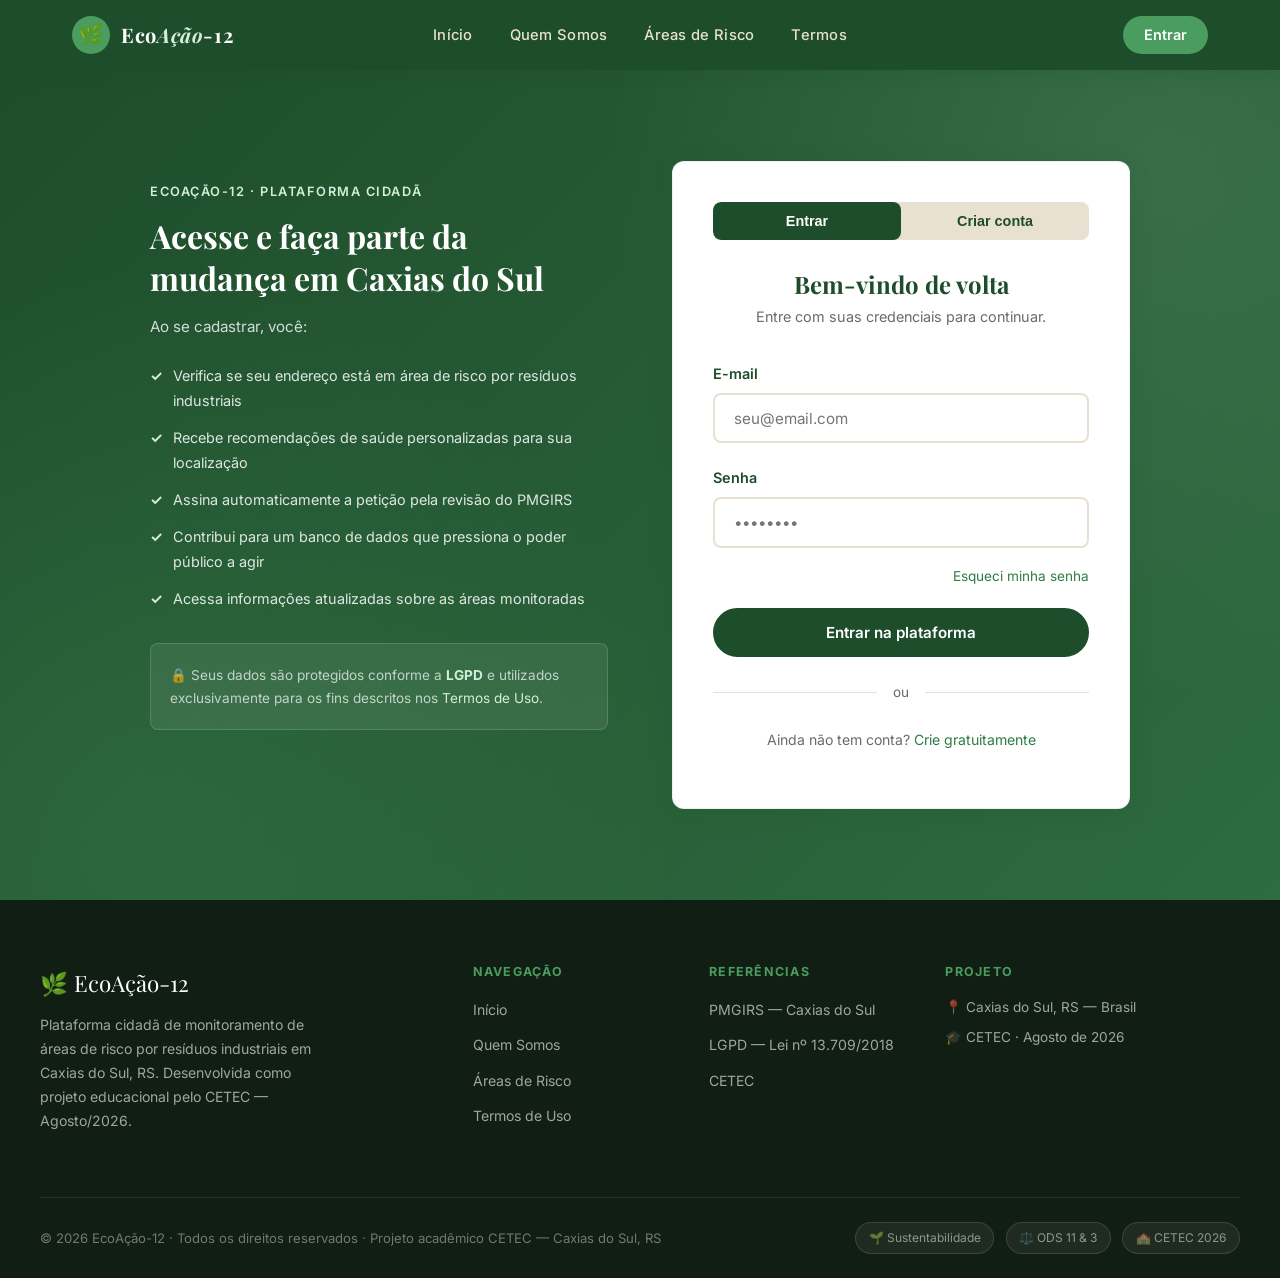
<file: ecoacao-site/pages/login.html>
<!DOCTYPE html>
<html lang="pt-BR">
<head>
  <meta charset="UTF-8" />
  <meta name="viewport" content="width=device-width, initial-scale=1.0" />
  <title>Entrar / Cadastrar — EcoAção-12</title>
  <meta name="description" content="Acesse sua conta ou crie um cadastro no EcoAção-12 para verificar sua área de risco e assinar a petição." />
  <link rel="preconnect" href="https://fonts.googleapis.com" />
  <link rel="preconnect" href="https://fonts.gstatic.com" crossorigin />
  <link href="https://fonts.googleapis.com/css2?family=Playfair+Display:ital,wght@0,400;0,700;1,400&family=Inter:wght@400;500;600;700&display=swap" rel="stylesheet" />
  <link rel="stylesheet" href="../css/style.css" />
  <style>
    .login-page {
      min-height: calc(100vh - 70px);
      display: flex;
      align-items: center;
      justify-content: center;
      background: linear-gradient(135deg, var(--verde-escuro) 0%, #2e6b40 100%);
      padding: 3rem 1.5rem;
      position: relative;
      overflow: hidden;
    }
    .login-page::before {
      content: "";
      position: absolute;
      inset: 0;
      background-image:
        radial-gradient(circle at 10% 90%, rgba(74,156,95,0.2) 0%, transparent 40%),
        radial-gradient(circle at 90% 10%, rgba(212,237,218,0.1) 0%, transparent 40%);
      pointer-events: none;
    }
    .login-wrapper { display: flex; gap: 4rem; align-items: flex-start; z-index: 1; max-width: 980px; width: 100%; }
    .login-info { flex: 1; color: var(--branco); padding-top: 1rem; }
    .login-info h2 { color: var(--branco); margin-bottom: 1rem; font-size: clamp(1.5rem, 3vw, 2rem); }
    .login-info p { color: rgba(255,255,255,0.8); font-size: 0.95rem; }
    .login-benefits { list-style: none; margin-top: 1.5rem; }
    .login-benefits li { display: flex; align-items: flex-start; gap: 0.6rem; color: rgba(255,255,255,0.85); font-size: 0.9rem; margin-bottom: 0.8rem; }
    .login-benefits li::before { content: "✓"; color: var(--verde-suave); font-weight: 700; flex-shrink: 0; }
    .login-form-side { flex: 1; min-width: 320px; }
    .tab-nav { background: var(--bege-escuro); border-radius: 8px; display: flex; overflow: hidden; }
    .tab-btn { flex: 1; padding: 0.7rem 1rem; border: none; background: transparent; font-size: 0.9rem; font-weight: 600; cursor: pointer; color: var(--verde-escuro); transition: all 0.25s; }
    .tab-btn:hover { background: rgba(46,125,69,0.08); }
    .tab-btn.active { background: var(--verde-escuro); color: var(--branco); border-radius: 8px; }
    .tab-content { display: none; }
    .tab-content.show { display: block; }
    .terms-accept { background: var(--verde-suave); border-radius: var(--radius-sm); padding: 1rem 1.2rem; margin: 1rem 0; font-size: 0.85rem; color: var(--verde-escuro); }
    .strength-bar { height: 4px; border-radius: 2px; background: var(--bege-escuro); margin-top: 0.4rem; overflow: hidden; }
    .strength-fill { height: 100%; border-radius: 2px; transition: width 0.3s, background 0.3s; }
    @media(max-width: 700px) { .login-wrapper { flex-direction: column; gap: 2rem; } .login-info { display: none; } }
  </style>
</head>
<body>

  <nav class="navbar">
    <div class="navbar-inner">
      <a href="../index.html" class="navbar-brand">
        <div class="logo-icon">🌿</div>
        <span class="brand-text">Eco<span>Ação</span>-12</span>
      </a>
      <ul class="navbar-links">
        <li><a href="../index.html">Início</a></li>
        <li><a href="quem-somos.html">Quem Somos</a></li>
        <li><a href="areas-de-risco.html">Áreas de Risco</a></li>
        <li><a href="termos.html">Termos</a></li>
      </ul>
      <div class="navbar-actions">
        <a href="login.html" class="btn-nav-login">Entrar</a>
        <button class="navbar-toggle" aria-label="Menu">
          <span></span><span></span><span></span>
        </button>
      </div>
    </div>
  </nav>

  <main class="login-page">
    <div class="login-wrapper">

      <!-- Coluna Info -->
      <div class="login-info">
        <span style="font-size: 0.8rem; letter-spacing: 0.12em; text-transform: uppercase; color: var(--verde-suave); font-weight: 600;">EcoAção-12 · Plataforma Cidadã</span>
        <h2 style="margin-top: 0.7rem;">Acesse e faça parte da mudança em Caxias do Sul</h2>
        <p>Ao se cadastrar, você:</p>
        <ul class="login-benefits">
          <li>Verifica se seu endereço está em área de risco por resíduos industriais</li>
          <li>Recebe recomendações de saúde personalizadas para sua localização</li>
          <li>Assina automaticamente a petição pela revisão do PMGIRS</li>
          <li>Contribui para um banco de dados que pressiona o poder público a agir</li>
          <li>Acessa informações atualizadas sobre as áreas monitoradas</li>
        </ul>
        <div style="margin-top: 2rem; padding: 1.2rem; background: rgba(255,255,255,0.08); border-radius: var(--radius-sm); border: 1px solid rgba(255,255,255,0.15);">
          <p style="font-size: 0.85rem; color: rgba(255,255,255,0.7); margin: 0;">
            🔒 Seus dados são protegidos conforme a <strong style="color:var(--verde-suave);">LGPD</strong> e utilizados exclusivamente para os fins descritos nos <a href="termos.html" style="color:var(--verde-suave);">Termos de Uso</a>.
          </p>
        </div>
      </div>

      <!-- Coluna Formulário -->
      <div class="login-form-side">
        <div class="form-box">

          <!-- Tabs -->
          <div class="tab-nav" style="margin-bottom: 1.8rem;">
            <button class="tab-btn active" onclick="switchTab('login', this)">Entrar</button>
            <button class="tab-btn" onclick="switchTab('register', this)">Criar conta</button>
          </div>

          <!-- TAB: LOGIN -->
          <div id="tab-login" class="tab-content show">
            <h2 style="font-size: 1.5rem; margin-bottom: 0.3rem;">Bem-vindo de volta</h2>
            <p class="form-subtitle">Entre com suas credenciais para continuar.</p>

            <form onsubmit="handleLogin(event)">
              <div class="form-group">
                <label for="login-email">E-mail</label>
                <input type="email" id="login-email" class="form-control" placeholder="seu@email.com" required />
              </div>
              <div class="form-group">
                <label for="login-pass">Senha</label>
                <input type="password" id="login-pass" class="form-control" placeholder="••••••••" required />
              </div>
              <div style="text-align: right; margin-top: -0.5rem; margin-bottom: 1.2rem;">
                <a href="#" style="font-size: 0.85rem;">Esqueci minha senha</a>
              </div>
              <button type="submit" class="btn btn-verde btn-full">Entrar na plataforma</button>
            </form>

            <div class="form-divider">ou</div>
            <p style="text-align:center; font-size: 0.88rem; color: var(--texto-claro);">
              Ainda não tem conta? <a href="#" onclick="switchTabByName('register')">Crie gratuitamente</a>
            </p>
          </div>

          <!-- TAB: CADASTRO -->
          <div id="tab-register" class="tab-content">
            <h2 style="font-size: 1.5rem; margin-bottom: 0.3rem;">Criar minha conta</h2>
            <p class="form-subtitle">Gratuito. Sem spam. Sua voz importa.</p>

            <!-- Steps -->
            <div class="steps" style="margin-bottom: 2rem;">
              <div class="step done" id="step1"><div class="step-circle">✓</div><span class="step-label">Dados</span></div>
              <div class="step active" id="step2"><div class="step-circle">2</div><span class="step-label">Termos</span></div>
              <div class="step" id="step3"><div class="step-circle">3</div><span class="step-label">Conclusão</span></div>
            </div>

            <form onsubmit="handleRegister(event)">
              <div class="form-group">
                <label for="reg-name">Nome completo</label>
                <input type="text" id="reg-name" class="form-control" placeholder="Seu nome completo" required />
              </div>
              <div class="form-group">
                <label for="reg-email">E-mail</label>
                <input type="email" id="reg-email" class="form-control" placeholder="seu@email.com" required />
              </div>
              <div class="form-group">
                <label for="reg-pass">Senha</label>
                <input type="password" id="reg-pass" class="form-control" placeholder="Mínimo 8 caracteres" required oninput="updateStrength(this.value)" />
                <div class="strength-bar"><div class="strength-fill" id="strength-fill" style="width:0;background:#e53e3e;"></div></div>
              </div>

              <div class="terms-accept">
                <strong>📜 Ao se cadastrar, você concorda com:</strong>
                <ul style="margin: 0.6rem 0 0 1.2rem; font-size: 0.83rem;">
                  <li>Os <a href="termos.html" target="_blank">Termos de Uso</a> da plataforma</li>
                  <li>A coleta de dados conforme a LGPD</li>
                  <li>A assinatura da petição pela revisão do PMGIRS</li>
                </ul>
              </div>

              <div class="checkbox-group">
                <input type="checkbox" id="agree-terms" required />
                <label for="agree-terms">Li e concordo com os <a href="termos.html" target="_blank">Termos de Uso</a> e a <strong>carta à Prefeitura de Caxias do Sul</strong>.</label>
              </div>
              <div class="checkbox-group">
                <input type="checkbox" id="agree-lgpd" required />
                <label for="agree-lgpd">Autorizo o uso dos meus dados conforme descrito na política de privacidade (LGPD).</label>
              </div>

              <button type="submit" class="btn btn-verde btn-full" style="margin-top: 1rem;">✍️ Cadastrar e assinar petição</button>
            </form>

            <p style="text-align:center; font-size: 0.85rem; color: var(--texto-claro); margin-top: 1rem;">
              Já tem conta? <a href="#" onclick="switchTabByName('login')">Entrar</a>
            </p>
          </div>

          <!-- SUCCESS STATE (hidden initially) -->
          <div id="success-state" style="display:none; text-align:center; padding: 1rem 0;">
            <div style="font-size: 4rem; margin-bottom: 1rem;">🌿</div>
            <h3>Bem-vindo ao EcoAção-12!</h3>
            <p style="color: var(--texto-claro); font-size: 0.9rem; margin-bottom: 1.5rem;">
              Sua conta foi criada e você já faz parte da petição cidadã pela revisão do PMGIRS de Caxias do Sul.
            </p>
            <a href="areas-de-risco.html" class="btn btn-verde btn-full">🗺️ Verificar minha área agora</a>
          </div>

        </div>
      </div>
    </div>
  </main>

  <!-- FOOTER -->
  <footer>
    <div class="footer-inner">
      <div class="footer-brand">
        <div class="brand-name">🌿 EcoAção-12</div>
        <p>Plataforma cidadã de monitoramento de áreas de risco por resíduos industriais em Caxias do Sul, RS. Desenvolvida como projeto educacional pelo CETEC — Agosto/2026.</p>
      </div>
      <div class="footer-links">
        <h5>Navegação</h5>
        <ul>
          <li><a href="../index.html">Início</a></li>
          <li><a href="quem-somos.html">Quem Somos</a></li>
          <li><a href="areas-de-risco.html">Áreas de Risco</a></li>
          <li><a href="termos.html">Termos de Uso</a></li>
        </ul>
      </div>
      <div class="footer-links">
        <h5>Referências</h5>
        <ul>
          <li><a href="#">PMGIRS — Caxias do Sul</a></li>
          <li><a href="#">LGPD — Lei nº 13.709/2018</a></li>
          <li><a href="#">CETEC</a></li>
        </ul>
      </div>
      <div class="footer-contact">
        <h5>Projeto</h5>
        <p>📍 Caxias do Sul, RS — Brasil</p>
        <p>🎓 CETEC · Agosto de 2026</p>
      </div>
    </div>
    <div class="footer-bottom">
      <p>© 2026 EcoAção-12 · Todos os direitos reservados · Projeto acadêmico CETEC — Caxias do Sul, RS</p>
      <div class="footer-badges">
        <span class="footer-badge">🌱 Sustentabilidade</span>
        <span class="footer-badge">⚖️ ODS 11 &amp; 3</span>
        <span class="footer-badge">🏫 CETEC 2026</span>
      </div>
    </div>
  </footer>

  <script src="../js/main.js"></script>
  <script>
    function switchTab(name, btn) {
      document.querySelectorAll(".tab-content").forEach(t => t.classList.remove("show"));
      document.querySelectorAll(".tab-btn").forEach(b => b.classList.remove("active"));
      document.getElementById("tab-" + name).classList.add("show");
      btn.classList.add("active");
    }

    function switchTabByName(name) {
      document.querySelectorAll(".tab-content").forEach(t => t.classList.remove("show"));
      document.querySelectorAll(".tab-btn").forEach(b => b.classList.remove("active"));
      document.getElementById("tab-" + name).classList.add("show");
      document.querySelectorAll(".tab-btn")[name === "login" ? 0 : 1].classList.add("active");
      return false;
    }

    function updateStrength(pwd) {
      const fill = document.getElementById("strength-fill");
      let score = 0;
      if (pwd.length >= 8) score++;
      if (/[A-Z]/.test(pwd)) score++;
      if (/[0-9]/.test(pwd)) score++;
      if (/[^A-Za-z0-9]/.test(pwd)) score++;
      const colors = ["#e53e3e", "#dd6b20", "#d69e2e", "#2e7d45"];
      fill.style.width = (score * 25) + "%";
      fill.style.background = colors[score - 1] || "#e53e3e";
    }

    function handleLogin(e) {
      e.preventDefault();
      alert("MVP: Funcionalidade de login a ser integrada com backend. Dados recebidos com sucesso!");
    }

    function handleRegister(e) {
      e.preventDefault();
      document.getElementById("tab-register").style.display = "none";
      document.getElementById("success-state").style.display = "block";
      document.querySelectorAll(".tab-nav, h2, .form-subtitle").forEach(el => el.style.display = "none");
    }
  </script>
</body>
</html>
</file>
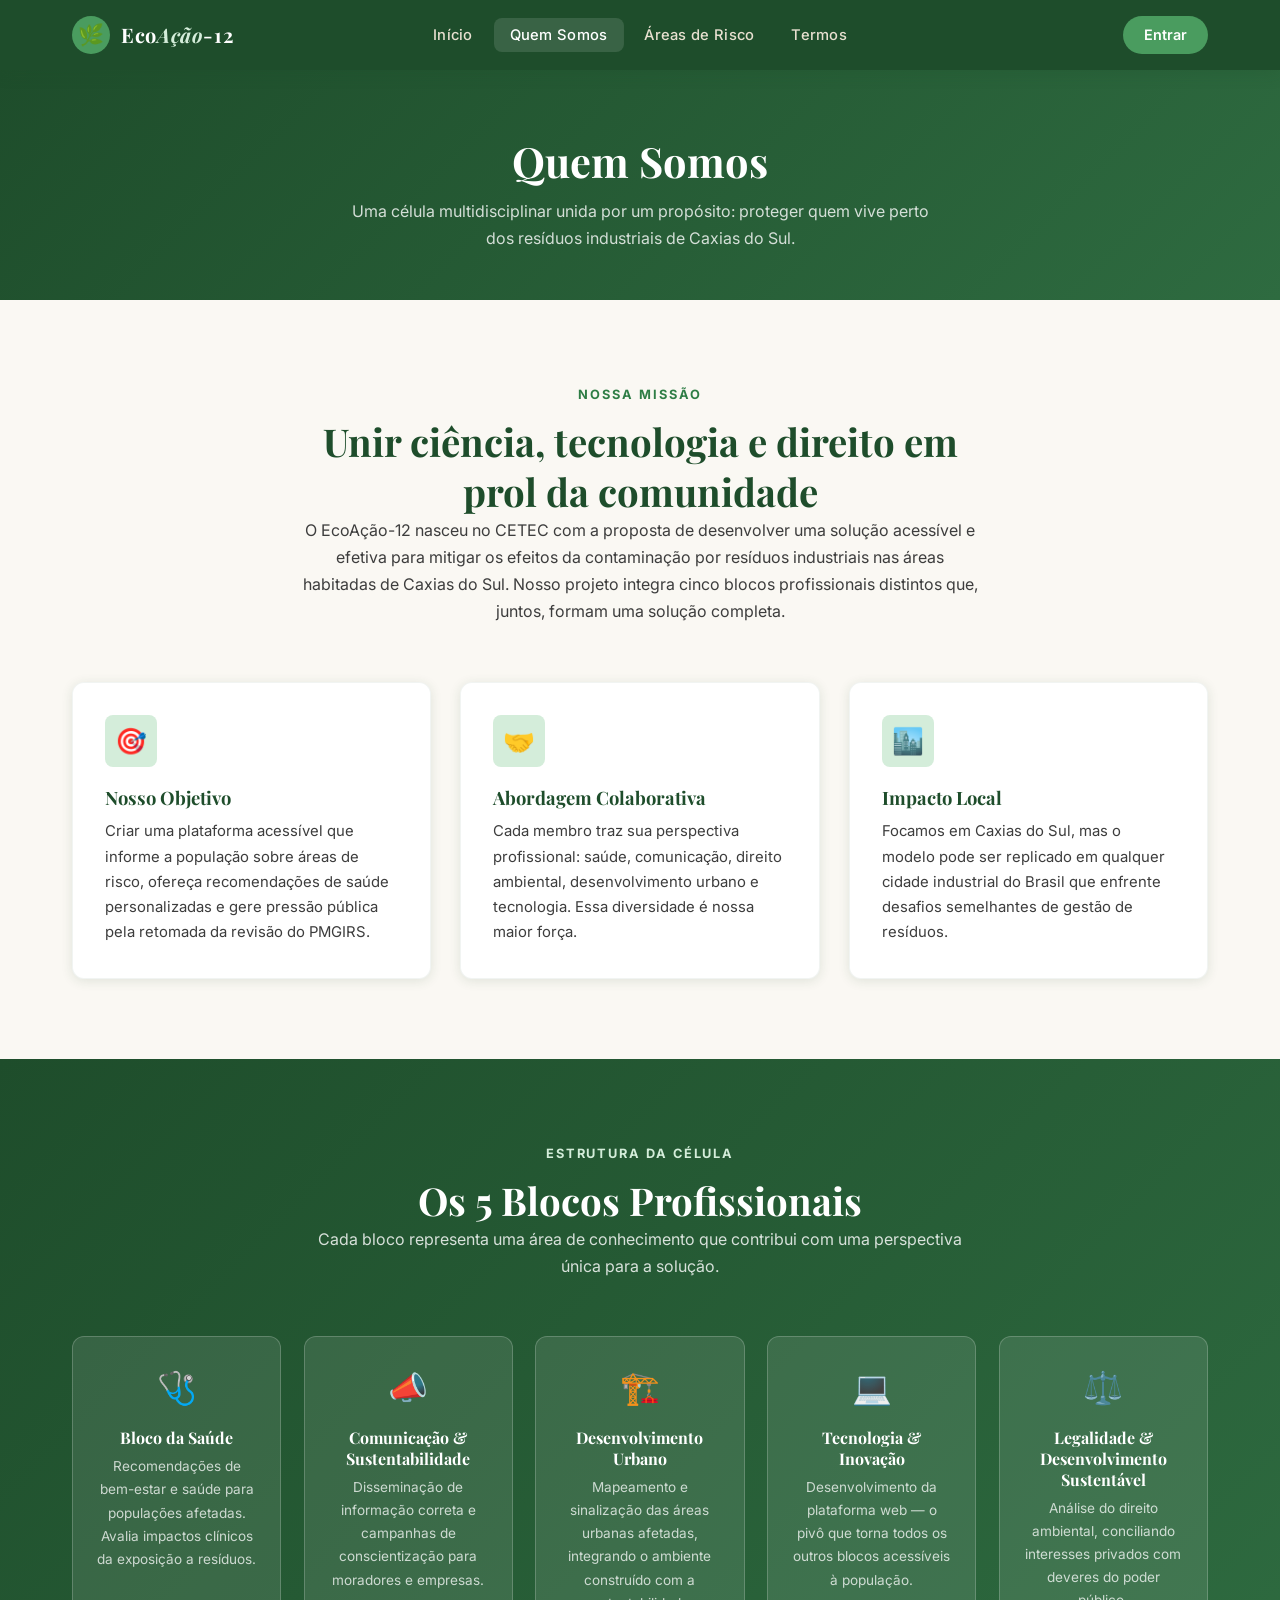
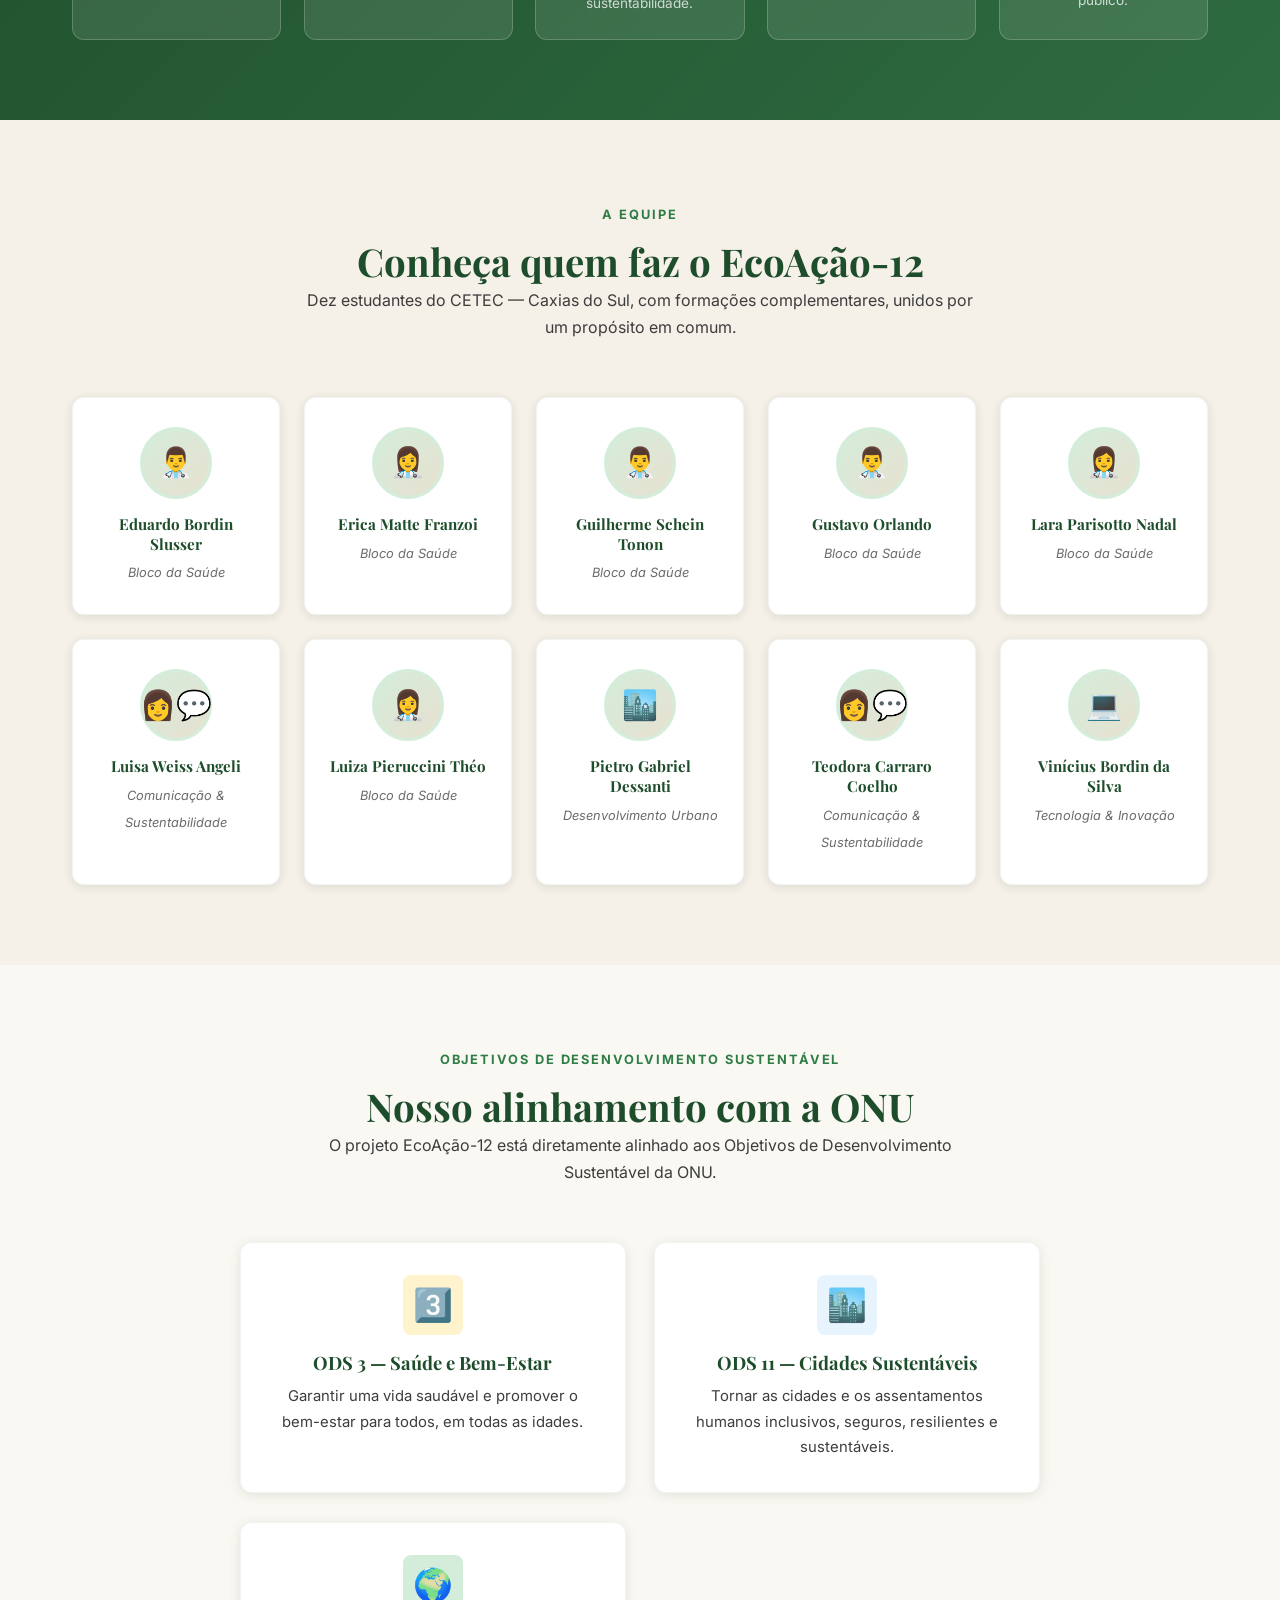
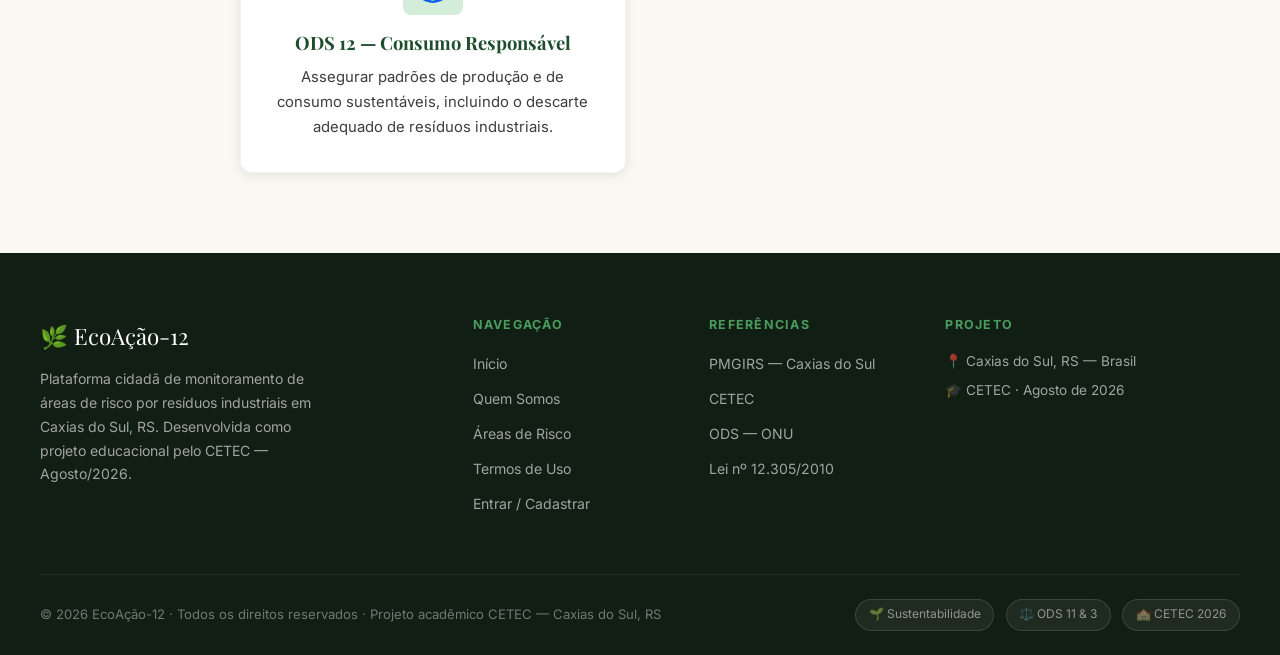
<file: ecoacao-site/pages/quem-somos.html>
﻿<!DOCTYPE html>
<html lang="pt-BR">
<head>
  <meta charset="UTF-8" />
  <meta name="viewport" content="width=device-width, initial-scale=1.0" />
  <title>Quem Somos — EcoAção-12</title>
  <meta name="description" content="Conheça a equipe multidisciplinar por trás do EcoAção-12 e como cada área profissional contribui para a solução." />
  <link rel="preconnect" href="https://fonts.googleapis.com" />
  <link rel="preconnect" href="https://fonts.gstatic.com" crossorigin />
  <link href="https://fonts.googleapis.com/css2?family=Playfair+Display:ital,wght@0,400;0,700;1,400&family=Inter:wght@400;500;600;700&display=swap" rel="stylesheet" />
  <link rel="stylesheet" href="../css/style.css" />
</head>
<body>

  <nav class="navbar">
    <div class="navbar-inner">
      <a href="../index.html" class="navbar-brand">
        <div class="logo-icon">🌿</div>
        <span class="brand-text">Eco<span>Ação</span>-12</span>
      </a>
      <ul class="navbar-links">
        <li><a href="../index.html">Início</a></li>
        <li><a href="quem-somos.html" class="active">Quem Somos</a></li>
        <li><a href="areas-de-risco.html">Áreas de Risco</a></li>
        <li><a href="termos.html">Termos</a></li>
      </ul>
      <div class="navbar-actions">
        <a href="login.html" class="btn-nav-login">Entrar</a>
        <button class="navbar-toggle" aria-label="Menu">
          <span></span><span></span><span></span>
        </button>
      </div>
    </div>
  </nav>

  <!-- PAGE HERO -->
  <div class="page-hero">
    <h1>Quem Somos</h1>
    <p>Uma célula multidisciplinar unida por um propósito: proteger quem vive perto dos resíduos industriais de Caxias do Sul.</p>
  </div>

  <!-- MISSÃO -->
  <section class="section">
    <div class="container">
      <div class="section-header">
        <span class="section-label">Nossa Missão</span>
        <h2>Unir ciência, tecnologia e direito em prol da comunidade</h2>
        <p>
          O EcoAção-12 nasceu no CETEC com a proposta de desenvolver uma solução acessível e efetiva para
          mitigar os efeitos da contaminação por resíduos industriais nas áreas habitadas de Caxias do Sul.
          Nosso projeto integra cinco blocos profissionais distintos que, juntos, formam uma solução completa.
        </p>
      </div>

      <div class="cards-grid">
        <div class="card">
          <div class="card-icon">🎯</div>
          <h3>Nosso Objetivo</h3>
          <p>
            Criar uma plataforma acessível que informe a população sobre áreas de risco,
            ofereça recomendações de saúde personalizadas e gere pressão pública pela
            retomada da revisão do PMGIRS.
          </p>
        </div>
        <div class="card">
          <div class="card-icon">🤝</div>
          <h3>Abordagem Colaborativa</h3>
          <p>
            Cada membro traz sua perspectiva profissional: saúde, comunicação, direito ambiental,
            desenvolvimento urbano e tecnologia. Essa diversidade é nossa maior força.
          </p>
        </div>
        <div class="card">
          <div class="card-icon">🏙️</div>
          <h3>Impacto Local</h3>
          <p>
            Focamos em Caxias do Sul, mas o modelo pode ser replicado em qualquer cidade industrial
            do Brasil que enfrente desafios semelhantes de gestão de resíduos.
          </p>
        </div>
      </div>
    </div>
  </section>

  <!-- OS 5 BLOCOS -->
  <section class="section section-verde">
    <div class="container">
      <div class="section-header">
        <span class="section-label">Estrutura da Célula</span>
        <h2>Os 5 Blocos Profissionais</h2>
        <p>Cada bloco representa uma área de conhecimento que contribui com uma perspectiva única para a solução.</p>
      </div>

      <div class="blocos-grid">
        <div class="bloco-card">
          <span class="bloco-icon">🩺</span>
          <h4>Bloco da Saúde</h4>
          <p>Recomendações de bem-estar e saúde para populações afetadas. Avalia impactos clínicos da exposição a resíduos.</p>
        </div>
        <div class="bloco-card">
          <span class="bloco-icon">📣</span>
          <h4>Comunicação &amp; Sustentabilidade</h4>
          <p>Disseminação de informação correta e campanhas de conscientização para moradores e empresas.</p>
        </div>
        <div class="bloco-card">
          <span class="bloco-icon">🏗️</span>
          <h4>Desenvolvimento Urbano</h4>
          <p>Mapeamento e sinalização das áreas urbanas afetadas, integrando o ambiente construído com a sustentabilidade.</p>
        </div>
        <div class="bloco-card">
          <span class="bloco-icon">💻</span>
          <h4>Tecnologia &amp; Inovação</h4>
          <p>Desenvolvimento da plataforma web — o pivô que torna todos os outros blocos acessíveis à população.</p>
        </div>
        <div class="bloco-card">
          <span class="bloco-icon">⚖️</span>
          <h4>Legalidade &amp; Desenvolvimento Sustentável</h4>
          <p>Análise do direito ambiental, conciliando interesses privados com deveres do poder público.</p>
        </div>
      </div>
    </div>
  </section>

  <!-- A EQUIPE -->
  <section class="section section-alt">
    <div class="container">
      <div class="section-header">
        <span class="section-label">A Equipe</span>
        <h2>Conheça quem faz o EcoAção-12</h2>
        <p>Dez estudantes do CETEC — Caxias do Sul, com formações complementares, unidos por um propósito em comum.</p>
      </div>

      <div class="team-grid">
        <div class="team-card">
          <div class="team-avatar">👨‍⚕️</div>
          <h4>Eduardo Bordin Slusser</h4>
          <span class="team-role">Bloco da Saúde</span>
        </div>
        <div class="team-card">
          <div class="team-avatar">👩‍⚕️</div>
          <h4>Erica Matte Franzoi</h4>
          <span class="team-role">Bloco da Saúde</span>
        </div>
        <div class="team-card">
          <div class="team-avatar">👨‍⚕️</div>
          <h4>Guilherme Schein Tonon</h4>
          <span class="team-role">Bloco da Saúde</span>
        </div>
        <div class="team-card">
          <div class="team-avatar">👨‍⚕️</div>
          <h4>Gustavo Orlando</h4>
          <span class="team-role">Bloco da Saúde</span>
        </div>
        <div class="team-card">
          <div class="team-avatar">👩‍⚕️</div>
          <h4>Lara Parisotto Nadal</h4>
          <span class="team-role">Bloco da Saúde</span>
        </div>
        <div class="team-card">
          <div class="team-avatar">👩‍💬</div>
          <h4>Luisa Weiss Angeli</h4>
          <span class="team-role">Comunicação &amp; Sustentabilidade</span>
        </div>
        <div class="team-card">
          <div class="team-avatar">👩‍⚕️</div>
          <h4>Luiza Pieruccini Théo</h4>
          <span class="team-role">Bloco da Saúde</span>
        </div>
        <div class="team-card">
          <div class="team-avatar">🏙️</div>
          <h4>Pietro Gabriel Dessanti</h4>
          <span class="team-role">Desenvolvimento Urbano</span>
        </div>
        <div class="team-card">
          <div class="team-avatar">👩‍💬</div>
          <h4>Teodora Carraro Coelho</h4>
          <span class="team-role">Comunicação &amp; Sustentabilidade</span>
        </div>
        <div class="team-card">
          <div class="team-avatar">💻</div>
          <h4>Vinícius Bordin da Silva</h4>
          <span class="team-role">Tecnologia &amp; Inovação</span>
        </div>
      </div>
    </div>
  </section>

  <!-- ODSs -->
  <section class="section">
    <div class="container">
      <div class="section-header">
        <span class="section-label">Objetivos de Desenvolvimento Sustentável</span>
        <h2>Nosso alinhamento com a ONU</h2>
        <p>O projeto EcoAção-12 está diretamente alinhado aos Objetivos de Desenvolvimento Sustentável da ONU.</p>
      </div>
      <div class="cards-grid" style="max-width: 800px; margin: 0 auto;">
        <div class="card text-center">
          <div class="card-icon" style="margin: 0 auto 1rem; background: #fff3cd; font-size: 2rem; width: 60px; height: 60px;">3️⃣</div>
          <h3>ODS 3 — Saúde e Bem-Estar</h3>
          <p>Garantir uma vida saudável e promover o bem-estar para todos, em todas as idades.</p>
        </div>
        <div class="card text-center">
          <div class="card-icon" style="margin: 0 auto 1rem; background: #e8f4fd; font-size: 2rem; width: 60px; height: 60px;">🏙️</div>
          <h3>ODS 11 — Cidades Sustentáveis</h3>
          <p>Tornar as cidades e os assentamentos humanos inclusivos, seguros, resilientes e sustentáveis.</p>
        </div>
        <div class="card text-center">
          <div class="card-icon" style="margin: 0 auto 1rem; background: var(--verde-suave); font-size: 2rem; width: 60px; height: 60px;">🌍</div>
          <h3>ODS 12 — Consumo Responsável</h3>
          <p>Assegurar padrões de produção e de consumo sustentáveis, incluindo o descarte adequado de resíduos industriais.</p>
        </div>
      </div>
    </div>
  </section>

  <!-- FOOTER -->
  <footer>
    <div class="footer-inner">
      <div class="footer-brand">
        <div class="brand-name">🌿 EcoAção-12</div>
        <p>Plataforma cidadã de monitoramento de áreas de risco por resíduos industriais em Caxias do Sul, RS. Desenvolvida como projeto educacional pelo CETEC — Agosto/2026.</p>
      </div>
      <div class="footer-links">
        <h5>Navegação</h5>
        <ul>
          <li><a href="../index.html">Início</a></li>
          <li><a href="quem-somos.html">Quem Somos</a></li>
          <li><a href="areas-de-risco.html">Áreas de Risco</a></li>
          <li><a href="termos.html">Termos de Uso</a></li>
          <li><a href="login.html">Entrar / Cadastrar</a></li>
        </ul>
      </div>
      <div class="footer-links">
        <h5>Referências</h5>
        <ul>
          <li><a href="#">PMGIRS — Caxias do Sul</a></li>
          <li><a href="#">CETEC</a></li>
          <li><a href="#">ODS — ONU</a></li>
          <li><a href="#">Lei nº 12.305/2010</a></li>
        </ul>
      </div>
      <div class="footer-contact">
        <h5>Projeto</h5>
        <p>📍 Caxias do Sul, RS — Brasil</p>
        <p>🎓 CETEC · Agosto de 2026</p>
      </div>
    </div>
    <div class="footer-bottom">
      <p>© 2026 EcoAção-12 · Todos os direitos reservados · Projeto acadêmico CETEC — Caxias do Sul, RS</p>
      <div class="footer-badges">
        <span class="footer-badge">🌱 Sustentabilidade</span>
        <span class="footer-badge">⚖️ ODS 11 &amp; 3</span>
        <span class="footer-badge">🏫 CETEC 2026</span>
      </div>
    </div>
  </footer>

  <script src="../js/main.js"></script>
</body>
</html>
</file>
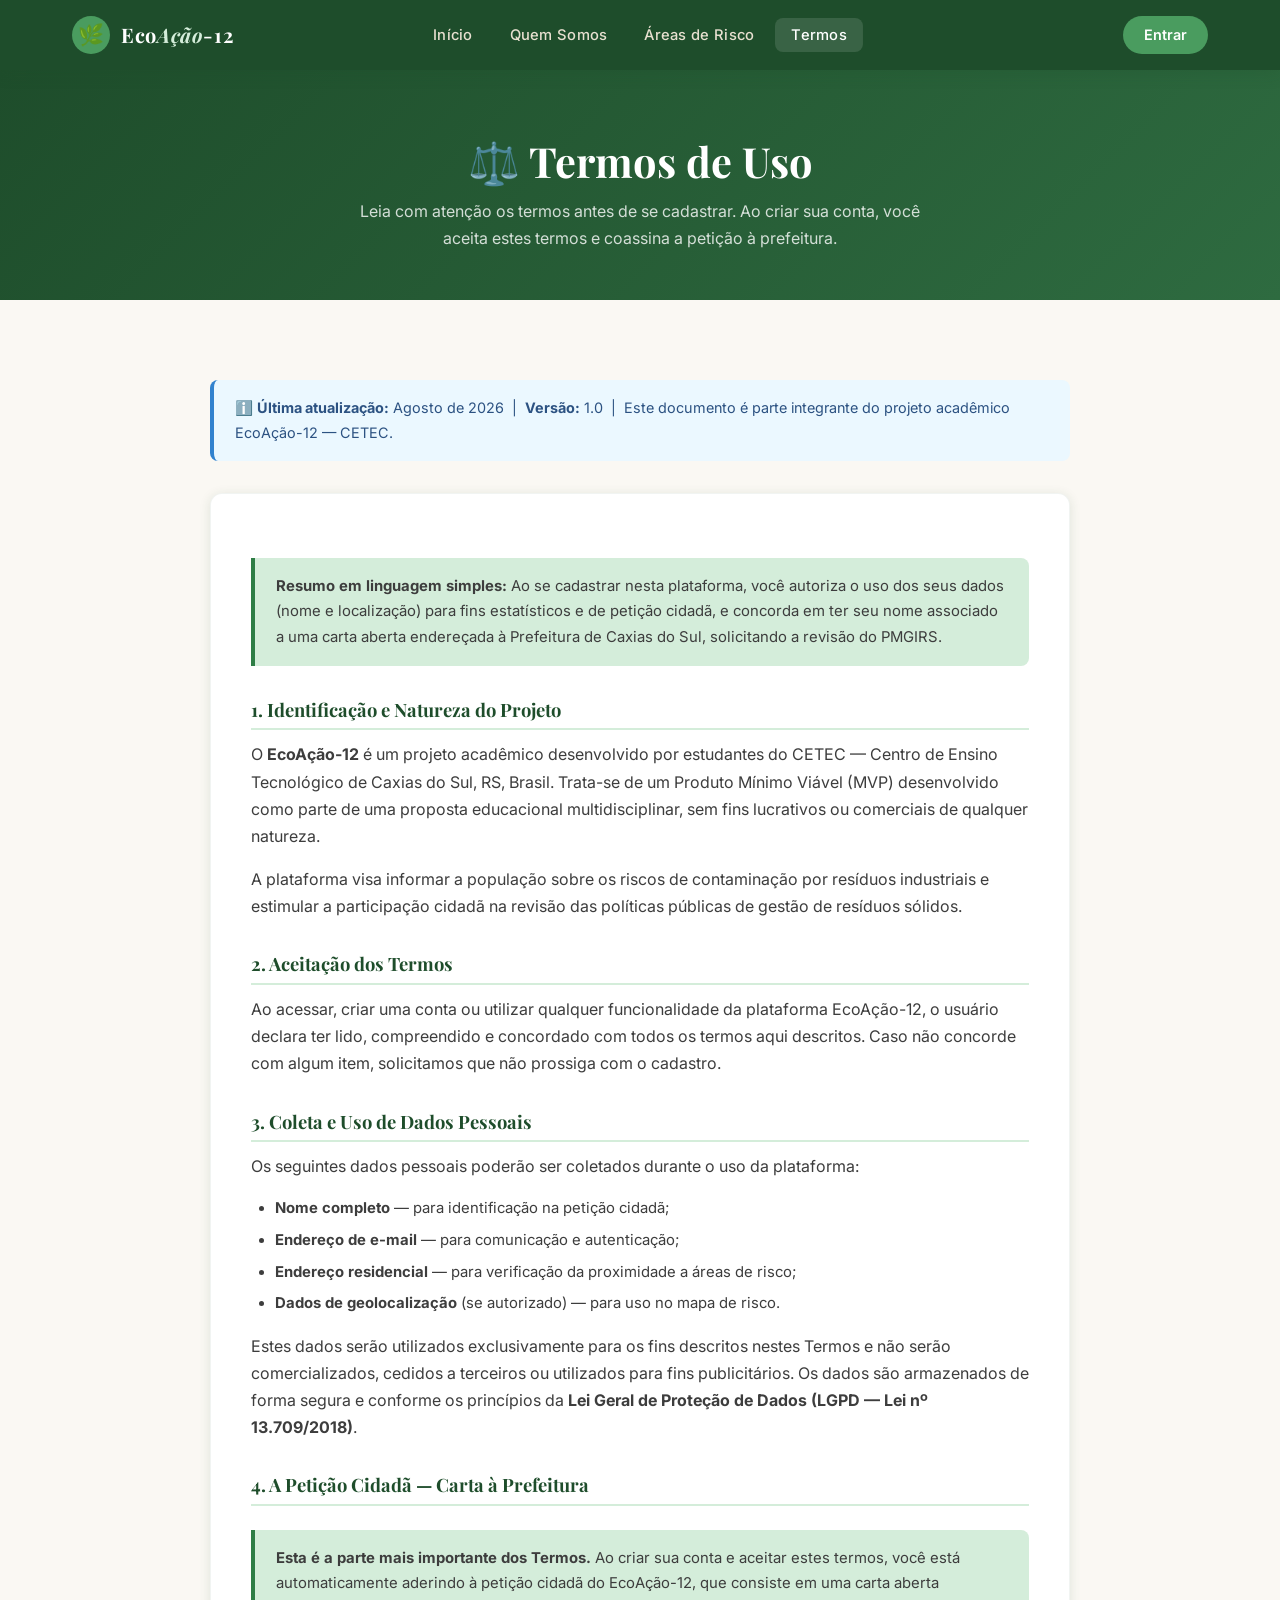
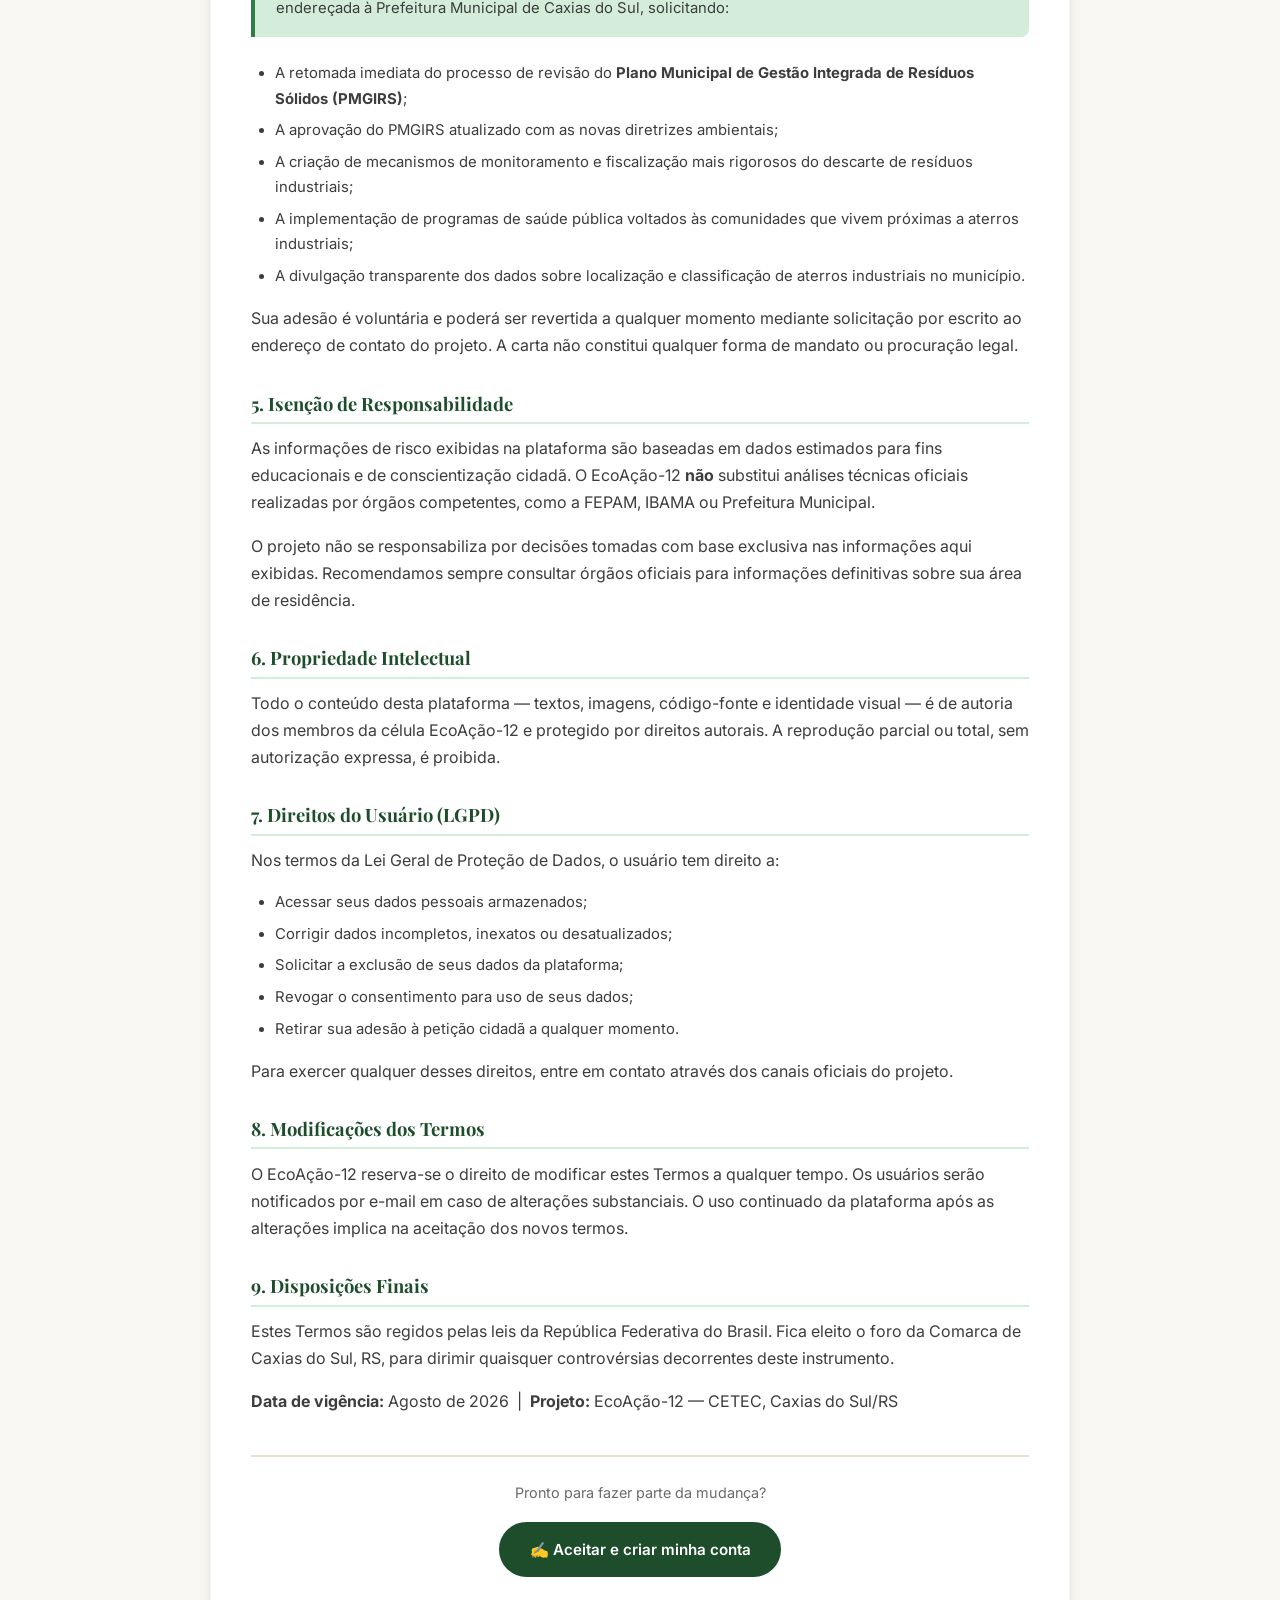
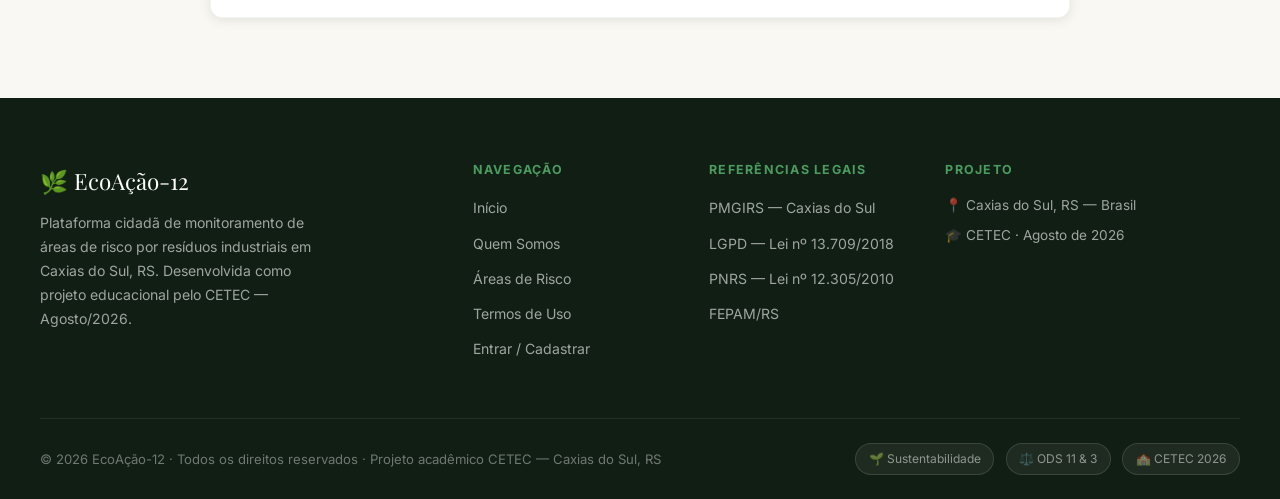
<file: ecoacao-site/pages/termos.html>
﻿<!DOCTYPE html>
<html lang="pt-BR">
<head>
  <meta charset="UTF-8" />
  <meta name="viewport" content="width=device-width, initial-scale=1.0" />
  <title>Termos de Uso — EcoAção-12</title>
  <meta name="description" content="Leia os Termos de Uso da plataforma EcoAção-12 e entenda o que significa assinar a petição à Prefeitura de Caxias do Sul." />
  <link rel="preconnect" href="https://fonts.googleapis.com" />
  <link rel="preconnect" href="https://fonts.gstatic.com" crossorigin />
  <link href="https://fonts.googleapis.com/css2?family=Playfair+Display:ital,wght@0,400;0,700;1,400&family=Inter:wght@400;500;600;700&display=swap" rel="stylesheet" />
  <link rel="stylesheet" href="../css/style.css" />
</head>
<body>

  <nav class="navbar">
    <div class="navbar-inner">
      <a href="../index.html" class="navbar-brand">
        <div class="logo-icon">🌿</div>
        <span class="brand-text">Eco<span>Ação</span>-12</span>
      </a>
      <ul class="navbar-links">
        <li><a href="../index.html">Início</a></li>
        <li><a href="quem-somos.html">Quem Somos</a></li>
        <li><a href="areas-de-risco.html">Áreas de Risco</a></li>
        <li><a href="termos.html" class="active">Termos</a></li>
      </ul>
      <div class="navbar-actions">
        <a href="login.html" class="btn-nav-login">Entrar</a>
        <button class="navbar-toggle" aria-label="Menu">
          <span></span><span></span><span></span>
        </button>
      </div>
    </div>
  </nav>

  <div class="page-hero">
    <h1>⚖️ Termos de Uso</h1>
    <p>Leia com atenção os termos antes de se cadastrar. Ao criar sua conta, você aceita estes termos e coassina a petição à prefeitura.</p>
  </div>

  <section class="section">
    <div class="container">

      <div class="alert alert-info" style="max-width: 860px; margin: 0 auto 2rem;">
        ℹ️ <strong>Última atualização:</strong> Agosto de 2026 &nbsp;|&nbsp; <strong>Versão:</strong> 1.0 &nbsp;|&nbsp; Este documento é parte integrante do projeto acadêmico EcoAção-12 — CETEC.
      </div>

      <div class="terms-content">

        <div class="terms-highlight">
          <strong>Resumo em linguagem simples:</strong> Ao se cadastrar nesta plataforma, você autoriza o uso dos seus dados (nome e localização) para fins estatísticos e de petição cidadã, e concorda em ter seu nome associado a uma carta aberta endereçada à Prefeitura de Caxias do Sul, solicitando a revisão do PMGIRS.
        </div>

        <h3>1. Identificação e Natureza do Projeto</h3>
        <p>
          O <strong>EcoAção-12</strong> é um projeto acadêmico desenvolvido por estudantes do CETEC — Centro de Ensino Tecnológico de Caxias do Sul, RS, Brasil. Trata-se de um Produto Mínimo Viável (MVP) desenvolvido como parte de uma proposta educacional multidisciplinar, sem fins lucrativos ou comerciais de qualquer natureza.
        </p>
        <p>
          A plataforma visa informar a população sobre os riscos de contaminação por resíduos industriais e estimular a participação cidadã na revisão das políticas públicas de gestão de resíduos sólidos.
        </p>

        <h3>2. Aceitação dos Termos</h3>
        <p>
          Ao acessar, criar uma conta ou utilizar qualquer funcionalidade da plataforma EcoAção-12, o usuário declara ter lido, compreendido e concordado com todos os termos aqui descritos. Caso não concorde com algum item, solicitamos que não prossiga com o cadastro.
        </p>

        <h3>3. Coleta e Uso de Dados Pessoais</h3>
        <p>Os seguintes dados pessoais poderão ser coletados durante o uso da plataforma:</p>
        <ul>
          <li><strong>Nome completo</strong> — para identificação na petição cidadã;</li>
          <li><strong>Endereço de e-mail</strong> — para comunicação e autenticação;</li>
          <li><strong>Endereço residencial</strong> — para verificação da proximidade a áreas de risco;</li>
          <li><strong>Dados de geolocalização</strong> (se autorizado) — para uso no mapa de risco.</li>
        </ul>
        <p>
          Estes dados serão utilizados exclusivamente para os fins descritos nestes Termos e não serão comercializados, cedidos a terceiros ou utilizados para fins publicitários. Os dados são armazenados de forma segura e conforme os princípios da <strong>Lei Geral de Proteção de Dados (LGPD — Lei nº 13.709/2018)</strong>.
        </p>

        <h3>4. A Petição Cidadã — Carta à Prefeitura</h3>
        <div class="terms-highlight">
          <strong>Esta é a parte mais importante dos Termos.</strong> Ao criar sua conta e aceitar estes termos, você está automaticamente aderindo à petição cidadã do EcoAção-12, que consiste em uma carta aberta endereçada à Prefeitura Municipal de Caxias do Sul, solicitando:
        </div>
        <ul>
          <li>A retomada imediata do processo de revisão do <strong>Plano Municipal de Gestão Integrada de Resíduos Sólidos (PMGIRS)</strong>;</li>
          <li>A aprovação do PMGIRS atualizado com as novas diretrizes ambientais;</li>
          <li>A criação de mecanismos de monitoramento e fiscalização mais rigorosos do descarte de resíduos industriais;</li>
          <li>A implementação de programas de saúde pública voltados às comunidades que vivem próximas a aterros industriais;</li>
          <li>A divulgação transparente dos dados sobre localização e classificação de aterros industriais no município.</li>
        </ul>
        <p>
          Sua adesão é voluntária e poderá ser revertida a qualquer momento mediante solicitação por escrito ao endereço de contato do projeto. A carta não constitui qualquer forma de mandato ou procuração legal.
        </p>

        <h3>5. Isenção de Responsabilidade</h3>
        <p>
          As informações de risco exibidas na plataforma são baseadas em dados estimados para fins educacionais e de conscientização cidadã. O EcoAção-12 <strong>não</strong> substitui análises técnicas oficiais realizadas por órgãos competentes, como a FEPAM, IBAMA ou Prefeitura Municipal.
        </p>
        <p>
          O projeto não se responsabiliza por decisões tomadas com base exclusiva nas informações aqui exibidas. Recomendamos sempre consultar órgãos oficiais para informações definitivas sobre sua área de residência.
        </p>

        <h3>6. Propriedade Intelectual</h3>
        <p>
          Todo o conteúdo desta plataforma — textos, imagens, código-fonte e identidade visual — é de autoria dos membros da célula EcoAção-12 e protegido por direitos autorais. A reprodução parcial ou total, sem autorização expressa, é proibida.
        </p>

        <h3>7. Direitos do Usuário (LGPD)</h3>
        <p>Nos termos da Lei Geral de Proteção de Dados, o usuário tem direito a:</p>
        <ul>
          <li>Acessar seus dados pessoais armazenados;</li>
          <li>Corrigir dados incompletos, inexatos ou desatualizados;</li>
          <li>Solicitar a exclusão de seus dados da plataforma;</li>
          <li>Revogar o consentimento para uso de seus dados;</li>
          <li>Retirar sua adesão à petição cidadã a qualquer momento.</li>
        </ul>
        <p>Para exercer qualquer desses direitos, entre em contato através dos canais oficiais do projeto.</p>

        <h3>8. Modificações dos Termos</h3>
        <p>
          O EcoAção-12 reserva-se o direito de modificar estes Termos a qualquer tempo. Os usuários serão notificados por e-mail em caso de alterações substanciais. O uso continuado da plataforma após as alterações implica na aceitação dos novos termos.
        </p>

        <h3>9. Disposições Finais</h3>
        <p>
          Estes Termos são regidos pelas leis da República Federativa do Brasil. Fica eleito o foro da Comarca de Caxias do Sul, RS, para dirimir quaisquer controvérsias decorrentes deste instrumento.
        </p>
        <p>
          <strong>Data de vigência:</strong> Agosto de 2026 &nbsp;|&nbsp; <strong>Projeto:</strong> EcoAção-12 — CETEC, Caxias do Sul/RS
        </p>

        <div style="text-align: center; margin-top: 2.5rem; padding-top: 1.5rem; border-top: 2px solid var(--bege-escuro);">
          <p style="color: var(--texto-claro); font-size: 0.9rem;">Pronto para fazer parte da mudança?</p>
          <a href="login.html" class="btn btn-verde">✍️ Aceitar e criar minha conta</a>
        </div>
      </div>

    </div>
  </section>

  <!-- FOOTER -->
  <footer>
    <div class="footer-inner">
      <div class="footer-brand">
        <div class="brand-name">🌿 EcoAção-12</div>
        <p>Plataforma cidadã de monitoramento de áreas de risco por resíduos industriais em Caxias do Sul, RS. Desenvolvida como projeto educacional pelo CETEC — Agosto/2026.</p>
      </div>
      <div class="footer-links">
        <h5>Navegação</h5>
        <ul>
          <li><a href="../index.html">Início</a></li>
          <li><a href="quem-somos.html">Quem Somos</a></li>
          <li><a href="areas-de-risco.html">Áreas de Risco</a></li>
          <li><a href="termos.html">Termos de Uso</a></li>
          <li><a href="login.html">Entrar / Cadastrar</a></li>
        </ul>
      </div>
      <div class="footer-links">
        <h5>Referências Legais</h5>
        <ul>
          <li><a href="#">PMGIRS — Caxias do Sul</a></li>
          <li><a href="#">LGPD — Lei nº 13.709/2018</a></li>
          <li><a href="#">PNRS — Lei nº 12.305/2010</a></li>
          <li><a href="#">FEPAM/RS</a></li>
        </ul>
      </div>
      <div class="footer-contact">
        <h5>Projeto</h5>
        <p>📍 Caxias do Sul, RS — Brasil</p>
        <p>🎓 CETEC · Agosto de 2026</p>
      </div>
    </div>
    <div class="footer-bottom">
      <p>© 2026 EcoAção-12 · Todos os direitos reservados · Projeto acadêmico CETEC — Caxias do Sul, RS</p>
      <div class="footer-badges">
        <span class="footer-badge">🌱 Sustentabilidade</span>
        <span class="footer-badge">⚖️ ODS 11 &amp; 3</span>
        <span class="footer-badge">🏫 CETEC 2026</span>
      </div>
    </div>
  </footer>

  <script src="../js/main.js"></script>
</body>
</html>
</file>
<file: ecoacao-site/css/style.css>
﻿/* ============================================================
   EcoAção-12 — Stylesheet Principal
   Paleta: Verde escuro + Bege/Creme (Institucional/Natureza)
   ============================================================ */

:root {
  --verde-escuro:   #1e4d2b;
  --verde-medio:    #2e7d45;
  --verde-claro:    #4a9c5f;
  --verde-suave:    #d4edda;
  --bege:           #f5f0e8;
  --creme:          #faf8f3;
  --bege-escuro:    #e8e0d0;
  --marrom-suave:   #8b7355;
  --texto-escuro:   #1a1a1a;
  --texto-medio:    #3d3d3d;
  --texto-claro:    #6b6b6b;
  --branco:         #ffffff;
  --sombra:         rgba(30, 77, 43, 0.12);
  --sombra-forte:   rgba(30, 77, 43, 0.22);
  --radius:         12px;
  --radius-sm:      8px;
  --trans:          0.3s ease;
  --font-heading:   "Playfair Display", Georgia, serif;
  --font-body:      "Inter", "Segoe UI", Arial, sans-serif;
}

*, *::before, *::after { box-sizing: border-box; margin: 0; padding: 0; }
html { scroll-behavior: smooth; font-size: 16px; }
body {
  font-family: var(--font-body);
  background-color: var(--creme);
  color: var(--texto-escuro);
  line-height: 1.7;
  min-height: 100vh;
  display: flex;
  flex-direction: column;
}
a { color: var(--verde-medio); text-decoration: none; transition: color var(--trans); }
a:hover { color: var(--verde-escuro); }
img { max-width: 100%; height: auto; display: block; }

h1, h2, h3, h4, h5, h6 {
  font-family: var(--font-heading);
  color: var(--verde-escuro);
  line-height: 1.3;
}
h1 { font-size: clamp(2rem, 5vw, 3.2rem); }
h2 { font-size: clamp(1.6rem, 3.5vw, 2.4rem); }
h3 { font-size: clamp(1.2rem, 2.5vw, 1.7rem); }
h4 { font-size: 1.2rem; }
p { margin-bottom: 1rem; color: var(--texto-medio); }

/* NAVBAR */
.navbar {
  background-color: var(--verde-escuro);
  position: sticky;
  top: 0;
  z-index: 1000;
  box-shadow: 0 2px 16px var(--sombra-forte);
}
.navbar-inner {
  max-width: 1200px;
  margin: 0 auto;
  padding: 0 2rem;
  display: flex;
  align-items: center;
  justify-content: space-between;
  height: 70px;
}
.navbar-brand {
  display: flex;
  align-items: center;
  gap: 0.7rem;
  text-decoration: none;
}
.navbar-brand .logo-icon {
  width: 38px;
  height: 38px;
  background: var(--verde-claro);
  border-radius: 50%;
  display: flex;
  align-items: center;
  justify-content: center;
  font-size: 1.3rem;
  flex-shrink: 0;
}
.navbar-brand .brand-text {
  font-family: var(--font-heading);
  font-size: 1.25rem;
  font-weight: 700;
  color: var(--branco);
  letter-spacing: 0.03em;
}
.navbar-brand .brand-text span { color: var(--verde-suave); font-style: italic; }

.navbar-links {
  display: flex;
  align-items: center;
  gap: 0.3rem;
  list-style: none;
  position: absolute;
  left: 50%;
  transform: translateX(-50%);
}
.navbar-links a {
  color: var(--bege-escuro);
  font-size: 0.92rem;
  font-weight: 500;
  padding: 0.5rem 1rem;
  border-radius: var(--radius-sm);
  transition: background var(--trans), color var(--trans);
  letter-spacing: 0.02em;
  white-space: nowrap;
}
.navbar-links a:hover, .navbar-links a.active {
  background: rgba(255,255,255,0.12);
  color: var(--branco);
}
.navbar-actions { display: flex; align-items: center; gap: 0.7rem; }
.btn-nav-login {
  background: var(--verde-claro) !important;
  color: var(--branco) !important;
  padding: 0.45rem 1.3rem !important;
  border-radius: 50px !important;
  font-weight: 600 !important;
  font-size: 0.9rem !important;
  transition: background var(--trans), transform var(--trans) !important;
}
.btn-nav-login:hover { background: #3d8f52 !important; transform: translateY(-1px); }

.navbar-toggle {
  display: none;
  flex-direction: column;
  gap: 5px;
  cursor: pointer;
  padding: 0.4rem;
  background: none;
  border: none;
}
.navbar-toggle span {
  display: block;
  width: 24px;
  height: 2px;
  background: var(--branco);
  border-radius: 2px;
  transition: var(--trans);
}

/* HERO */
.hero {
  position: relative;
  background: linear-gradient(135deg, var(--verde-escuro) 0%, #2e6b40 60%, #3a8c52 100%);
  color: var(--branco);
  padding: 7rem 2rem 6rem;
  text-align: center;
  overflow: hidden;
}
.hero::before {
  content: "";
  position: absolute;
  inset: 0;
  background-image:
    radial-gradient(circle at 15% 85%, rgba(74,156,95,0.25) 0%, transparent 50%),
    radial-gradient(circle at 85% 15%, rgba(212,237,218,0.15) 0%, transparent 40%);
  pointer-events: none;
}
.hero::after {
  content: "";
  position: absolute;
  bottom: -2px;
  left: 0;
  right: 0;
  height: 80px;
  background: var(--creme);
  clip-path: ellipse(55% 100% at 50% 100%);
}
.hero-inner { position: relative; max-width: 820px; margin: 0 auto; z-index: 1; }
.hero-badge {
  display: inline-block;
  background: rgba(255,255,255,0.15);
  border: 1px solid rgba(255,255,255,0.3);
  color: var(--verde-suave);
  font-size: 0.82rem;
  font-weight: 600;
  letter-spacing: 0.1em;
  text-transform: uppercase;
  padding: 0.35rem 1rem;
  border-radius: 50px;
  margin-bottom: 1.5rem;
}
.hero h1 { color: var(--branco); margin-bottom: 1.2rem; text-shadow: 0 2px 8px rgba(0,0,0,0.2); }
.hero h1 em { color: var(--verde-suave); font-style: italic; }
.hero p { color: rgba(255,255,255,0.85); font-size: 1.15rem; max-width: 620px; margin: 0 auto 2.5rem; }
.hero-actions { display: flex; gap: 1rem; justify-content: center; flex-wrap: wrap; }

/* BUTTONS */
.btn {
  display: inline-flex;
  align-items: center;
  gap: 0.5rem;
  padding: 0.8rem 1.8rem;
  border-radius: 50px;
  font-weight: 600;
  font-size: 0.95rem;
  cursor: pointer;
  transition: transform var(--trans), box-shadow var(--trans), background var(--trans);
  border: 2px solid transparent;
  text-decoration: none;
  font-family: var(--font-body);
}
.btn:hover { transform: translateY(-2px); box-shadow: 0 6px 20px var(--sombra-forte); }
.btn-primary { background: var(--branco); color: var(--verde-escuro); border-color: var(--branco); }
.btn-primary:hover { background: var(--bege); color: var(--verde-escuro); }
.btn-secondary { background: transparent; color: var(--branco); border-color: rgba(255,255,255,0.6); }
.btn-secondary:hover { background: rgba(255,255,255,0.1); border-color: var(--branco); }
.btn-verde { background: var(--verde-escuro); color: var(--branco); border-color: var(--verde-escuro); }
.btn-verde:hover { background: var(--verde-medio); border-color: var(--verde-medio); }
.btn-outline { background: transparent; color: var(--verde-escuro); border-color: var(--verde-escuro); }
.btn-outline:hover { background: var(--verde-suave); }
.btn-sm { padding: 0.55rem 1.3rem; font-size: 0.88rem; }
.btn-full { width: 100%; justify-content: center; }

/* LAYOUT */
.container { max-width: 1200px; margin: 0 auto; padding: 0 2rem; }
.section { padding: 5rem 2rem; }
.section-alt { background-color: var(--bege); }
.section-verde {
  background: linear-gradient(135deg, var(--verde-escuro), #2e6b40);
  color: var(--branco);
}
.section-header { text-align: center; max-width: 680px; margin: 0 auto 3.5rem; }
.section-label {
  display: inline-block;
  color: var(--verde-medio);
  font-size: 0.8rem;
  font-weight: 700;
  letter-spacing: 0.15em;
  text-transform: uppercase;
  margin-bottom: 0.7rem;
}
.section-verde .section-label { color: var(--verde-suave); }
.section-verde h2 { color: var(--branco); }
.section-verde p { color: rgba(255,255,255,0.82); }

/* CARDS */
.cards-grid { display: grid; grid-template-columns: repeat(auto-fit, minmax(280px, 1fr)); gap: 1.8rem; }
.card {
  background: var(--branco);
  border-radius: var(--radius);
  padding: 2rem;
  box-shadow: 0 2px 12px var(--sombra);
  transition: transform var(--trans), box-shadow var(--trans);
  border: 1px solid rgba(30, 77, 43, 0.06);
}
.card:hover { transform: translateY(-4px); box-shadow: 0 8px 30px var(--sombra-forte); }
.card-icon {
  width: 52px;
  height: 52px;
  background: var(--verde-suave);
  border-radius: var(--radius-sm);
  display: flex;
  align-items: center;
  justify-content: center;
  font-size: 1.6rem;
  margin-bottom: 1.2rem;
}
.card h3 { font-size: 1.15rem; margin-bottom: 0.6rem; }
.card p { font-size: 0.93rem; margin-bottom: 0; }

/* STATS */
.stats-row { display: flex; gap: 2rem; justify-content: center; flex-wrap: wrap; margin-top: 3rem; }
.stat-item { text-align: center; flex: 1; min-width: 140px; }
.stat-number {
  font-family: var(--font-heading);
  font-size: 2.8rem;
  font-weight: 700;
  color: var(--branco);
  display: block;
}
.stat-label { color: var(--verde-suave); font-size: 0.88rem; letter-spacing: 0.05em; }

/* TEAM */
.team-grid { display: grid; grid-template-columns: repeat(auto-fill, minmax(190px, 1fr)); gap: 1.5rem; }
.team-card {
  background: var(--branco);
  border-radius: var(--radius);
  padding: 1.8rem 1.5rem;
  text-align: center;
  box-shadow: 0 2px 10px var(--sombra);
  transition: transform var(--trans), box-shadow var(--trans);
  border: 1px solid rgba(30, 77, 43, 0.06);
}
.team-card:hover { transform: translateY(-3px); box-shadow: 0 8px 24px var(--sombra-forte); }
.team-avatar {
  width: 72px;
  height: 72px;
  background: linear-gradient(135deg, var(--verde-suave), var(--bege-escuro));
  border-radius: 50%;
  margin: 0 auto 1rem;
  display: flex;
  align-items: center;
  justify-content: center;
  font-size: 1.8rem;
  border: 3px solid var(--verde-suave);
}
.team-card h4 { font-size: 0.95rem; color: var(--verde-escuro); margin-bottom: 0.25rem; }
.team-card .team-role { font-size: 0.8rem; color: var(--texto-claro); font-style: italic; }

/* BLOCOS */
.blocos-grid { display: grid; grid-template-columns: repeat(auto-fit, minmax(200px, 1fr)); gap: 1.4rem; margin-top: 2.5rem; }
.bloco-card {
  background: rgba(255,255,255,0.1);
  border: 1px solid rgba(255,255,255,0.2);
  border-radius: var(--radius);
  padding: 1.5rem;
  text-align: center;
}
.bloco-card h4 { color: var(--branco); font-size: 1rem; margin-bottom: 0.4rem; }
.bloco-card p { color: rgba(255,255,255,0.75); font-size: 0.85rem; margin: 0; }
.bloco-icon { font-size: 2rem; margin-bottom: 0.8rem; display: block; }

/* MAPA */
#map { width: 100%; height: 480px; border-radius: var(--radius); box-shadow: 0 4px 20px var(--sombra-forte); z-index: 1; }
.map-wrapper { position: relative; }
.map-legend {
  display: flex;
  gap: 1.5rem;
  flex-wrap: wrap;
  margin-top: 1.2rem;
  padding: 1rem 1.5rem;
  background: var(--branco);
  border-radius: var(--radius-sm);
  box-shadow: 0 2px 8px var(--sombra);
}
.legend-item { display: flex; align-items: center; gap: 0.6rem; font-size: 0.88rem; color: var(--texto-medio); }
.legend-dot { width: 14px; height: 14px; border-radius: 50%; flex-shrink: 0; }
.legend-dot.red    { background: #e53e3e; }
.legend-dot.orange { background: #dd6b20; }
.legend-dot.green  { background: var(--verde-medio); }
.address-search { display: flex; gap: 0.8rem; margin-bottom: 1.5rem; flex-wrap: wrap; }
.address-search input {
  flex: 1;
  min-width: 240px;
  padding: 0.85rem 1.2rem;
  border: 2px solid var(--bege-escuro);
  border-radius: 50px;
  font-size: 0.95rem;
  font-family: var(--font-body);
  background: var(--branco);
  color: var(--texto-escuro);
  transition: border-color var(--trans);
  outline: none;
}
.address-search input:focus { border-color: var(--verde-medio); }

/* FORMULÁRIOS */
.form-group { margin-bottom: 1.4rem; }
.form-group label {
  display: block;
  font-size: 0.9rem;
  font-weight: 600;
  color: var(--verde-escuro);
  margin-bottom: 0.45rem;
}
.form-control {
  width: 100%;
  padding: 0.85rem 1.2rem;
  border: 2px solid var(--bege-escuro);
  border-radius: var(--radius-sm);
  font-size: 0.95rem;
  font-family: var(--font-body);
  background: var(--branco);
  color: var(--texto-escuro);
  transition: border-color var(--trans), box-shadow var(--trans);
  outline: none;
}
.form-control:focus { border-color: var(--verde-medio); box-shadow: 0 0 0 3px rgba(46, 125, 69, 0.12); }
.form-box {
  background: var(--branco);
  border-radius: var(--radius);
  padding: 2.5rem;
  box-shadow: 0 4px 24px var(--sombra);
  max-width: 480px;
  margin: 0 auto;
  border: 1px solid rgba(30,77,43,0.08);
}
.form-box h2 { margin-bottom: 0.5rem; text-align: center; }
.form-box .form-subtitle { text-align: center; font-size: 0.9rem; color: var(--texto-claro); margin-bottom: 2rem; }
.form-divider {
  display: flex;
  align-items: center;
  gap: 1rem;
  margin: 1.5rem 0;
  color: var(--texto-claro);
  font-size: 0.85rem;
}
.form-divider::before, .form-divider::after { content: ""; flex: 1; height: 1px; background: var(--bege-escuro); }
.checkbox-group { display: flex; align-items: flex-start; gap: 0.7rem; margin-bottom: 1rem; }
.checkbox-group input[type="checkbox"] { width: 18px; height: 18px; margin-top: 2px; accent-color: var(--verde-escuro); cursor: pointer; flex-shrink: 0; }
.checkbox-group label { font-size: 0.88rem; color: var(--texto-medio); margin-bottom: 0; font-weight: 400; cursor: pointer; }

/* TERMOS */
.terms-content {
  background: var(--branco);
  border-radius: var(--radius);
  padding: 2.5rem;
  box-shadow: 0 2px 12px var(--sombra);
  border: 1px solid rgba(30,77,43,0.06);
  max-width: 860px;
  margin: 0 auto;
}
.terms-content h3 { margin-top: 2rem; margin-bottom: 0.7rem; font-size: 1.15rem; border-bottom: 2px solid var(--verde-suave); padding-bottom: 0.4rem; }
.terms-content h3:first-child { margin-top: 0; }
.terms-content ul { margin-left: 1.5rem; margin-bottom: 1rem; }
.terms-content ul li { color: var(--texto-medio); font-size: 0.93rem; margin-bottom: 0.4rem; }
.terms-highlight {
  background: var(--verde-suave);
  border-left: 4px solid var(--verde-medio);
  padding: 1rem 1.3rem;
  border-radius: 0 var(--radius-sm) var(--radius-sm) 0;
  margin: 1.5rem 0;
  font-size: 0.93rem;
  color: var(--texto-medio);
}

/* RESULT BOX */
.result-box { border-radius: var(--radius); padding: 1.5rem; margin-top: 1.5rem; display: none; }
.result-box.safe { background: var(--verde-suave); border: 2px solid var(--verde-medio); }
.result-box.risk { background: #fff5f5; border: 2px solid #e53e3e; }
.result-box.risk h4 { color: #c53030; }
.result-box.safe h4 { color: var(--verde-escuro); }

/* PETITION */
.petition-banner {
  background: linear-gradient(135deg, #1a3a22, var(--verde-escuro));
  border-radius: var(--radius);
  padding: 2.5rem;
  text-align: center;
  margin-top: 2rem;
  border: 1px solid rgba(74,156,95,0.3);
}
.petition-counter { font-family: var(--font-heading); font-size: 3rem; font-weight: 700; color: var(--verde-suave); display: block; margin-bottom: 0.3rem; }
.petition-banner p { color: rgba(255,255,255,0.8); margin-bottom: 1.5rem; }

/* FOOTER */
footer { background: #111e14; color: rgba(255,255,255,0.7); padding: 4rem 2rem 0; margin-top: auto; }
.footer-inner {
  max-width: 1200px;
  margin: 0 auto;
  display: grid;
  grid-template-columns: 2fr 1fr 1fr 1.5fr;
  gap: 2.5rem;
  padding-bottom: 3rem;
}
.footer-brand .brand-name { font-family: var(--font-heading); font-size: 1.4rem; color: var(--branco); margin-bottom: 0.7rem; }
.footer-brand p { font-size: 0.88rem; color: rgba(255,255,255,0.6); margin-bottom: 1rem; max-width: 280px; }
.footer-links h5, .footer-contact h5 {
  font-family: var(--font-body);
  font-size: 0.78rem;
  text-transform: uppercase;
  letter-spacing: 0.1em;
  color: var(--verde-claro);
  margin-bottom: 1rem;
  font-weight: 700;
}
.footer-links ul { list-style: none; }
.footer-links ul li { margin-bottom: 0.5rem; }
.footer-links ul li a { color: rgba(255,255,255,0.6); font-size: 0.88rem; transition: color var(--trans); }
.footer-links ul li a:hover { color: var(--verde-claro); }
.footer-contact p { font-size: 0.85rem; color: rgba(255,255,255,0.6); margin-bottom: 0.4rem; }
.footer-bottom {
  border-top: 1px solid rgba(255,255,255,0.08);
  padding: 1.5rem 0;
  max-width: 1200px;
  margin: 0 auto;
  display: flex;
  align-items: center;
  justify-content: space-between;
  flex-wrap: wrap;
  gap: 1rem;
}
.footer-bottom p { font-size: 0.82rem; color: rgba(255,255,255,0.4); margin: 0; }
.footer-badges { display: flex; gap: 0.7rem; flex-wrap: wrap; }
.footer-badge {
  background: rgba(255,255,255,0.06);
  border: 1px solid rgba(255,255,255,0.12);
  border-radius: 50px;
  padding: 0.3rem 0.8rem;
  font-size: 0.75rem;
  color: rgba(255,255,255,0.5);
}

/* PAGE HERO */
.page-hero { background: linear-gradient(135deg, var(--verde-escuro) 0%, #2e6b40 100%); padding: 4rem 2rem 3rem; text-align: center; color: var(--branco); }
.page-hero h1 { color: var(--branco); font-size: clamp(1.8rem, 4vw, 2.6rem); margin-bottom: 0.6rem; }
.page-hero p { color: rgba(255,255,255,0.8); max-width: 580px; margin: 0 auto; }

/* STEPS */
.steps { display: flex; gap: 0; margin-bottom: 2.5rem; position: relative; }
.steps::before { content: ""; position: absolute; top: 20px; left: 10%; right: 10%; height: 2px; background: var(--bege-escuro); z-index: 0; }
.step { flex: 1; text-align: center; position: relative; z-index: 1; }
.step-circle {
  width: 40px; height: 40px; border-radius: 50%;
  background: var(--bege-escuro); border: 2px solid var(--bege-escuro);
  display: flex; align-items: center; justify-content: center;
  margin: 0 auto 0.5rem;
  font-size: 0.85rem; font-weight: 700; color: var(--texto-claro);
  transition: background var(--trans), border-color var(--trans), color var(--trans);
}
.step.active .step-circle { background: var(--verde-escuro); border-color: var(--verde-escuro); color: var(--branco); }
.step.done .step-circle { background: var(--verde-claro); border-color: var(--verde-claro); color: var(--branco); }
.step-label { font-size: 0.78rem; color: var(--texto-claro); font-weight: 500; }
.step.active .step-label { color: var(--verde-escuro); font-weight: 600; }
.step.done .step-label { color: var(--verde-claro); }

/* ALERTS */
.alert { padding: 1rem 1.3rem; border-radius: var(--radius-sm); margin-bottom: 1.2rem; font-size: 0.9rem; }
.alert-info { background: #ebf8ff; border-left: 4px solid #3182ce; color: #2c5282; }
.alert-warning { background: #fffbeb; border-left: 4px solid #d69e2e; color: #744210; }
.alert-danger { background: #fff5f5; border-left: 4px solid #e53e3e; color: #c53030; }
.alert-success { background: var(--verde-suave); border-left: 4px solid var(--verde-medio); color: var(--verde-escuro); }

/* RESPONSIVE */
@media (max-width: 1024px) { .footer-inner { grid-template-columns: 1fr 1fr; } }
@media (max-width: 768px) {
  .navbar-links {
    position: fixed; top: 70px; left: 0; right: 0;
    background: var(--verde-escuro); flex-direction: column;
    padding: 1.5rem; gap: 0.2rem; transform: none; display: none;
    box-shadow: 0 8px 24px rgba(0,0,0,0.3); z-index: 999;
  }
  .navbar-links.open { display: flex; }
  .navbar-links a { width: 100%; text-align: center; padding: 0.75rem; }
  .navbar-toggle { display: flex; }
  .navbar-actions .btn-nav-login { display: none; }
  .footer-inner { grid-template-columns: 1fr; gap: 2rem; }
  .steps::before { display: none; }
  .address-search { flex-direction: column; }
}
@media (max-width: 480px) {
  .section { padding: 3.5rem 1.2rem; }
  .hero { padding: 5rem 1.2rem 4rem; }
  .form-box { padding: 1.8rem 1.2rem; }
  .terms-content { padding: 1.5rem; }
}

/* ANIMATIONS */
@keyframes fadeInUp { from { opacity: 0; transform: translateY(20px); } to { opacity: 1; transform: translateY(0); } }
.animate-in { animation: fadeInUp 0.6s ease forwards; }
.delay-1 { animation-delay: 0.1s; } .delay-2 { animation-delay: 0.2s; } .delay-3 { animation-delay: 0.3s; }

/* UTILITIES */
.text-center { text-align: center; }
.text-verde { color: var(--verde-medio); }
.mt-1 { margin-top: 0.5rem; } .mt-2 { margin-top: 1rem; } .mt-3 { margin-top: 1.5rem; } .mt-4 { margin-top: 2rem; }
.mb-0 { margin-bottom: 0; } .mb-2 { margin-bottom: 1rem; }
.fw-600 { font-weight: 600; }
.hidden { display: none !important; }
.w-full { width: 100%; }
</file>
